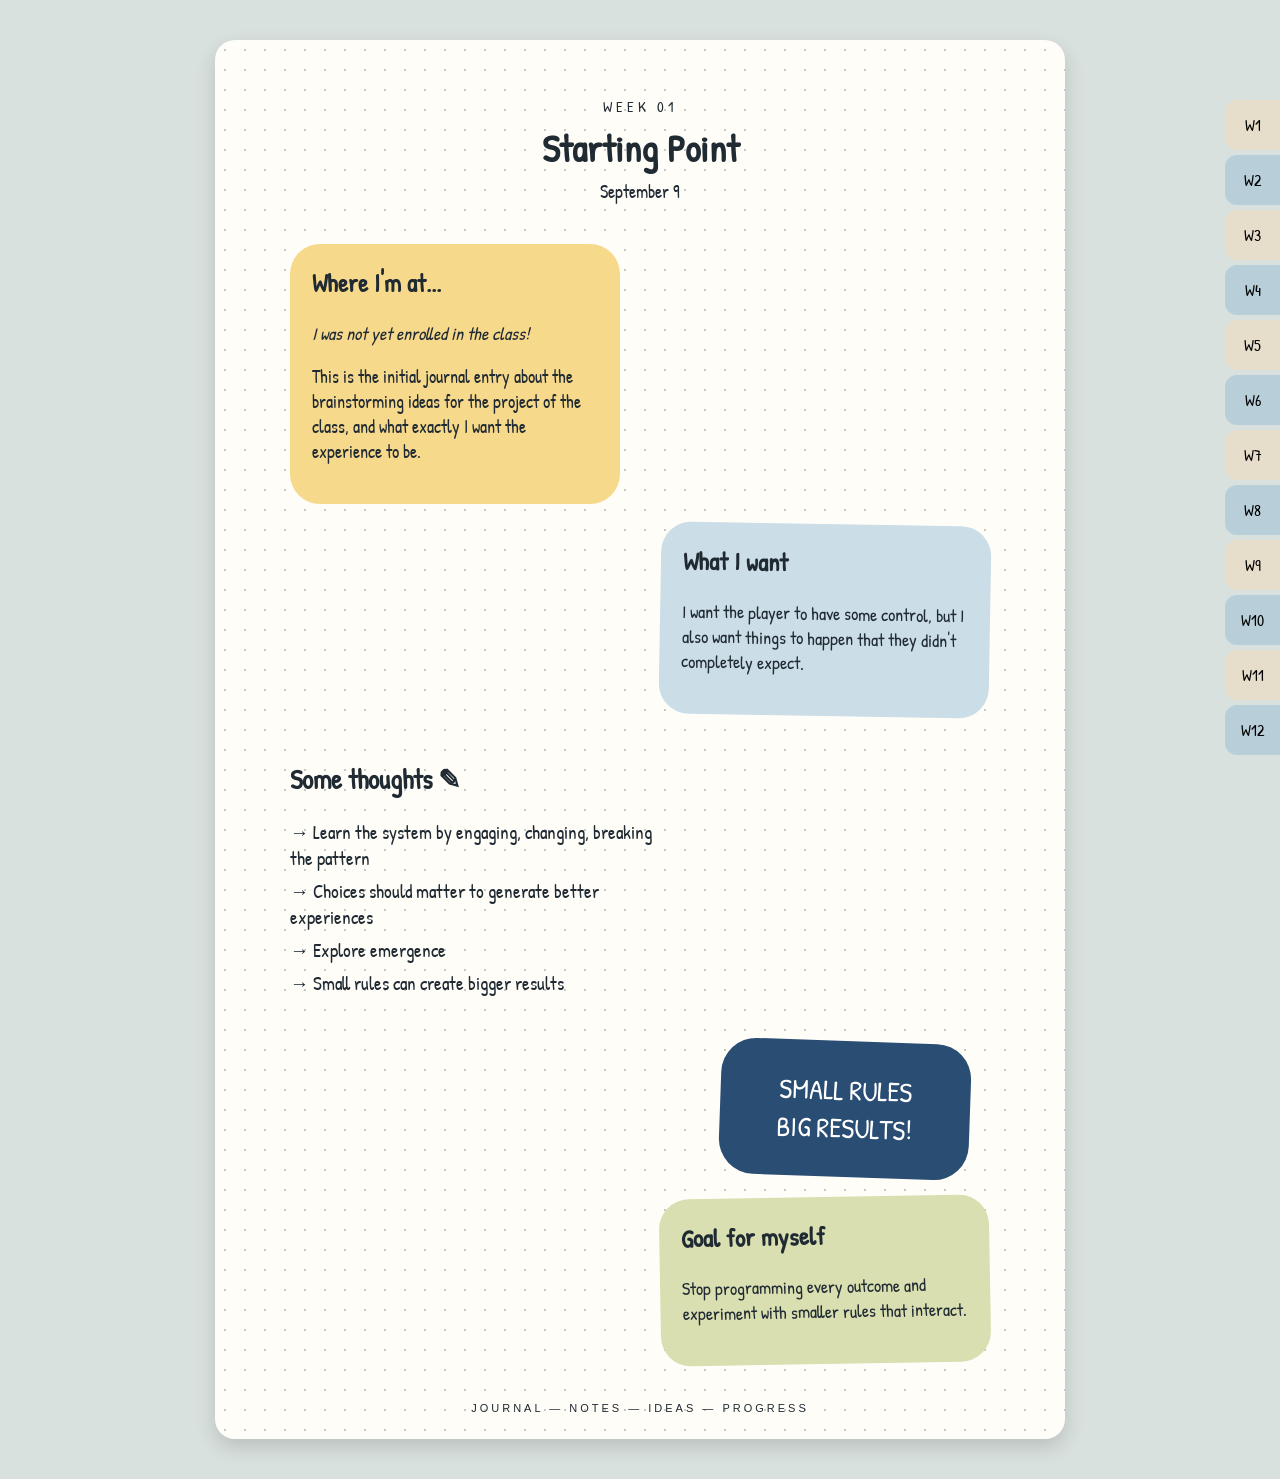
<file: Journal_Updates/Index.html>
<!DOCTYPE html>
<html lang="en">

<head>
  <meta charset="UTF-8">
  <title>CART 353 Journal</title>
  <link rel="stylesheet" href="style.css">
</head>

<body>

  <main>

    <!-- WEEK 1 -->
    <section class="week active" id="week1">

      <div class="page-title">
        <span>WEEK 01</span>
        <h1>Starting Point</h1>
        <p>September 9</p>
      </div>

      <div class="card yellow">
        <h2>Where I'm at...</h2>

        <p><em>I was not yet enrolled in the class!</em></p>

        <p>
          This is the initial journal entry about the brainstorming ideas for the project of the class, and what exactly I want the experience to be. 
        </p>
      </div>

      <div class="card blue">
        <h2>What I want</h2>

        <p>
          I want the player to have some control, but I also
          want things to happen that they didn't completely expect.
        </p>
      </div>

      <div class="notes">
        <h2>Some thoughts ✎</h2>

        <p>→ Learn the system by engaging, changing, breaking the pattern</p>
        <p>→ Choices should matter to generate better experiences</p>
        <p>→ Explore emergence</p>
        <p>→ Small rules can create bigger results</p>
      </div>

      <div class="quote">
        SMALL RULES
        <br>
        BIG RESULTS!
      </div>

      <div class="card green">
        <h2>Goal for myself</h2>

        <p>
          Stop programming every outcome and experiment
          with smaller rules that interact.
        </p>
      </div>

      <div class="bottom-text">
        JOURNAL — NOTES — IDEAS — PROGRESS
      </div>

    </section>


    <!-- WEEK 2 -->
    <section class="week" id="week2">

    <div class="page-title">
        <span>WEEK 02</span>
        <h1>Emergence + Physics</h1>
        <p>September 16</p>
    </div>

    <div class="card blue">
        <h2>Class notes ✎</h2>

        <p>
        This week we talked about emergent storytelling
        and basic game physics.
        </p>
    </div>

    <div class="notes">
        <h2>Basic Game Physics</h2>

        <p>→ Euler method: position + velocity</p>
        <p>→ Circle-point collision</p>
        <p>→ Grid collision is useful for pixel games</p>
        <p>→ Vectors can help calculate movement</p>
        <p>→ Sine waves create oscillation</p>
        <p>→ Ragdolls are affected by physics</p>
        <p>→ Change in velocity = acceleration</p>
    </div>

    <div class="quote">
        SIMPLE RULES
        <br>
        CAN CREATE
        <br>
        COMPLEX MOVEMENT
    </div>

    <div class="card yellow">
        <h2>GitHub setup ✓</h2>

        <p>
        We also created and set up our GitHub
        repository for the class.
        </p>
    </div>

    <div class="small-writing">
        <h2>What I took from this</h2>

        <p>
        Even simple physics rules can create behavior
        without having to control every movement.
        </p>
    </div>

    <div class="bottom-text">
        JOURNAL — NOTES — IDEAS — PROGRESS
    </div>

    </section>


    <!-- WEEK 3 -->
    <section class="week" id="week3">

    <div class="page-title">
        <span>WEEK 03</span>
        <h1>Interactive Narratives</h1>
        <p>September 23</p>
    </div>

    <div class="card yellow">
        <h2>Presentation day!</h2>

        <p>
        This week I presented about interactive
        storytelling and how the player can become
        part of the story.
        </p>
    </div>

        <div class="presentation">
    <div class="tape"></div>

    <p class="file-icon">▤</p>

    <div>
        <h2>Interactive Narratives</h2>
        <p>Class Presentation</p>

        <a href="Presentations/Interactive_Storytelling_Presentation.pdf" target="_blank">
        View presentation →
        </a>
    </div>
    </div>

    <div class="small-writing">
        <h2>Connection to emergence</h2>

        <p>
        A story doesn't always have to be completely
        written beforehand.
        </p>

        <p>
        Rules and player choices can interact and
        create different situations.
        </p>
    </div>

    <div class="card green">
        <h2>The Sims</h2>

        <p>
        We talked about The Sims as an example.
        The game gives characters rules and needs,
        but their interactions can create unexpected
        situations and stories.
        </p>
    </div>

    <div class="flow-note">
        <p>simple rules</p>
        <span>↓</span>
        <p>player choices</p>
        <span>↓</span>
        <p>interactions</p>
        <span>↓</span>
        <strong>unexpected stories!</strong>
    </div>

    <div class="quote">
        THE SYSTEM
        <br>
        CAN HELP
        <br>
        TELL THE STORY
    </div>

    <div class="bottom-text">
        JOURNAL — NOTES — IDEAS — PROGRESS
    </div>

    </section>

    <!-- WEEK 4 -->
    <section class="week" id="week4">

    <div class="page-title">
        <span>WEEK 04</span>
        <h1>Tiny Café Proposal ☕</h1>
        <p>September 30</p>
    </div>

    <div class="card yellow">
        <h2>Proposal day!</h2>

        <p>
        This week I presented my proposal for
        the tiny café project.
        </p>
    </div>

    <div class="card blue">
        <h2>The idea</h2>

        <p>
        Instead of making a traditional serving game,
        the player sets up the café and then watches
        how the customers behave.
        </p>
    </div>

    <div class="notes">
        <h2>Things that could affect customers</h2>

        <p>☕ Waiting time</p>
        <p>♫ Noise</p>
        <p>▣ Seating</p>
        <p>⌁ Wi-Fi</p>
        <p>☺ Other customers</p>
    </div>

        <div class="presentation">
    <div class="tape"></div>

    <p class="file-icon">▤</p>

    <div>
        <h2>Tiny Café Proposal</h2>
        <p>Project Presentation</p>

        <a href="Presentations/MaiaArrais_Project_Proposal.pdf" target="_blank">
        View presentation →
        </a>
    </div>
    </div>

    <div class="cafe-loop">
        <span>SET UP</span>
        <b>→</b>
        <span>OPEN</span>
        <b>→</b>
        <span>OBSERVE</span>
        <b>→</b>
        <span>ADJUST</span>
    </div>

    <div class="card green">
        <h2>Main goal</h2>

        <p>
        I don't want the player to control every
        customer. I want the customers to react
        to the café and to each other.
        </p>
    </div>

    <div class="quote">
        BUILD IT
        <br>
        THEN WATCH
        <br>
        WHAT HAPPENS!
    </div>

    <div class="bottom-text">
        JOURNAL — NOTES — IDEAS — PROGRESS
    </div>

    </section>

  </main>


  <nav class="tabs">
    <button onclick="showWeek(1)">W1</button>
    <button onclick="showWeek(2)">W2</button>
    <button onclick="showWeek(3)">W3</button>
    <button onclick="showWeek(4)">W4</button>
    <button onclick="showWeek(5)">W5</button>
    <button onclick="showWeek(6)">W6</button>
    <button onclick="showWeek(7)">W7</button>
    <button onclick="showWeek(8)">W8</button>
    <button onclick="showWeek(9)">W9</button>
    <button onclick="showWeek(10)">W10</button>
    <button onclick="showWeek(11)">W11</button>
    <button onclick="showWeek(12)">W12</button>
  </nav>


  <script src="script.js"></script>

</body>
</html>
</file>
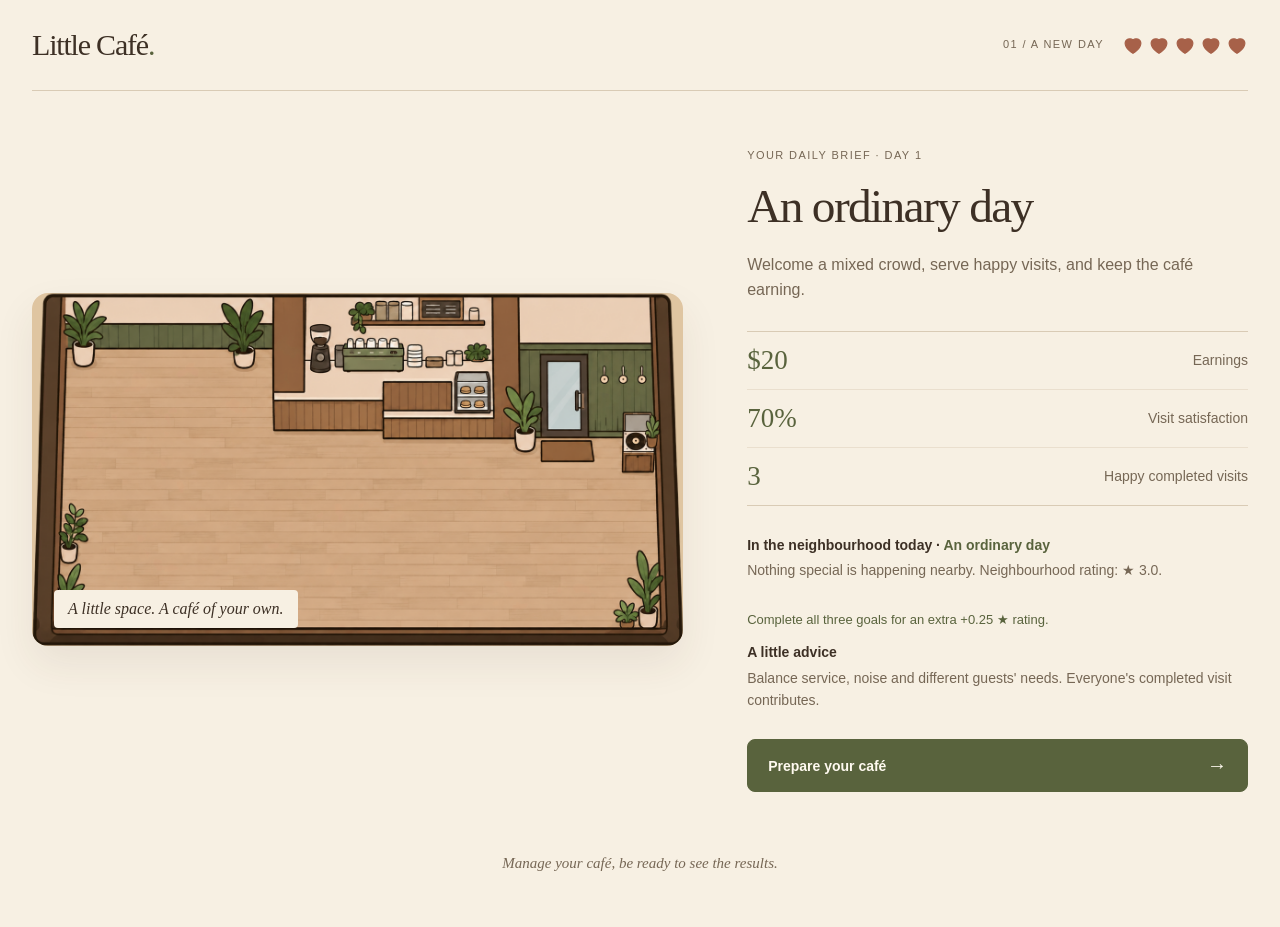
<file: Tiny Café Game/index.html>
<!DOCTYPE html>
<html lang="en">
<head>
  <meta charset="UTF-8">
  <meta name="viewport" content="width=device-width, initial-scale=1.0">
  <title>Little Café</title>
  <link rel="stylesheet" href="style.css">
</head>
<body>
  <section id="scenario" class="screen active" aria-labelledby="missionTitle">
    <header class="page-header">
      <span class="wordmark">Little Café<span class="wordmark-dot">.</span></span>
      <div class="header-status"><span class="step-label">01 / A new day</span><div id="scenarioLives" class="life-meter" role="img" aria-label="5 of 5 lives remaining"></div></div>
    </header>
    <main class="briefing-layout">
      <div class="welcome-art">
        <img src="assets/scene.png" alt="A warm wooden café with an olive green counter and leafy plants.">
        <span class="art-caption">A little space. A café of your own.</span>
      </div>
      <div class="briefing-paper">
        <p class="eyebrow">Your daily brief · Day <span id="missionDay">1</span></p>
        <h1 id="missionTitle">A new day at the café</h1>
        <p id="missionDescription" class="intro"></p>
        <ul id="missionGoals" class="mission-goals" aria-label="Today's goals"></ul>
        <p class="hint"><span>In the neighbourhood today · <b id="trendTitle"></b></span><span id="trendText"></span></p>
        <p class="mission-reward">Complete all three goals for an extra +0.25 ★ rating.</p>
        <p class="hint"><span>A little advice</span><span id="missionHint"></span></p>
        <button class="primary" onclick="showScreen('setup')">Prepare your café <span aria-hidden="true">→</span></button>
      </div>
    </main>
    <p class="page-note">Manage your café, be ready to see the results.</p>
  </section>

  <section id="setup" class="screen" aria-labelledby="setupTitle">
    <header class="page-header">
      <span class="wordmark">Little Café<span class="wordmark-dot">.</span></span>
      <div class="header-status"><span class="step-label">02 / Before opening · Day <span id="setupDay">1</span></span><div id="setupLives" class="life-meter" role="img" aria-label="5 of 5 lives remaining"></div></div>
    </header>
    <div class="setup-heading">
      <div><h1 id="setupTitle">Make room for a good day.</h1></div>
      <div class="budget-total"><span>Available to spend</span><strong>$<span id="budget">150</span></strong></div>
    </div>
    <section class="setup-mission" aria-labelledby="setupMissionName">
      <div>
        <p class="eyebrow">In the neighbourhood today</p>
        <div class="section-heading"><h2 id="setupMissionName">Today's mission</h2><button class="text-button" onclick="showScreen('scenario')">Daily brief</button></div>
        <p id="setupTrendText" class="mission-event-text"></p>
      </div>
      <div><div id="setupMissionGoals" class="setup-mission-goals"></div><p class="mission-reward">Meet today’s three goals: +0.25 ★ rating.</p></div>
    </section>
    <main class="setup-body">
      <div class="setup-preview">
        <canvas id="setupCanvas" width="1000" height="542" aria-label="Live preview of your café and its furniture"></canvas>
        <div class="preview-legend">
          <span>Click a table price tag to add seating</span><span hidden><b id="previewTables"></b><b id="previewWifi"></b><b id="previewSound"></b></span>
        </div>
        <section class="shop-catalogue" aria-labelledby="shopTitle">
          <div class="section-heading"><h2 id="shopTitle">Make it yours</h2><small>Click an item to buy</small></div>
          <div class="shop shop-grid">
            <button class="shop-card" data-upgrade="tables" data-cost="40" onclick="buyUpgrade('tables', 40)" aria-label="Buy an extra table for 40 dollars" title="More seats; more demand on your staff.">
              <span class="shop-card-art"><canvas id="shopTableCanvas" width="240" height="164" aria-hidden="true"></canvas></span>
              <span class="shop-card-caption"><span class="shop-card-name">Table</span><span id="tablesPrice" class="shop-card-price">$40</span></span>
              <span class="shop-card-detail"><span id="tables">3</span>/6 tables · <span id="shopTableSeats">2 seats next</span></span>
            </button>
            <button class="shop-card" data-upgrade="wifi" data-cost="50" onclick="buyUpgrade('wifi', 50)" aria-label="Upgrade Wi-Fi for 50 dollars" title="Attracts students; longer visits and a greater chance of a second drink.">
              <span class="shop-card-art"><img src="assets/shop-wifi.svg" alt="" aria-hidden="true"></span>
              <span class="shop-card-caption"><span class="shop-card-name">Wi-Fi</span><span id="wifiPrice" class="shop-card-price">$50</span></span>
              <span class="shop-card-detail">Level <span id="wifi">0</span>/3 · longer visits</span>
            </button>
            <button class="shop-card" data-upgrade="sound" data-cost="45" onclick="buyUpgrade('sound', 45)" aria-label="Buy sound panels for 45 dollars" title="Reduces distraction, but also dampens the buzz between social guests.">
              <span class="shop-card-art"><img src="assets/shop-acoustics.svg" alt="" aria-hidden="true"></span>
              <span class="shop-card-caption"><span class="shop-card-name">Acoustics</span><span id="soundPrice" class="shop-card-price">$45</span></span>
              <span class="shop-card-detail">Level <span id="sound">0</span>/3 · a quieter room</span>
            </button>
            <button id="hireButton" class="shop-card" onclick="hireStaff()" aria-label="Hire a barista for 60 dollars" title="Another pair of hands for the counter or floor.">
              <span class="shop-card-art"><canvas id="shopBaristaCanvas" width="240" height="164" aria-hidden="true"></canvas></span>
              <span class="shop-card-caption"><span id="shopBaristaName" class="shop-card-name">Hire Rue</span><span id="staffPrice" class="shop-card-price">$60</span></span>
              <span class="shop-card-detail"><span id="staffCount">1</span>/3 staff · <span id="shopBaristaTraits">careful, precise, warm</span></span>
            </button>
          </div>
        </section>
      </div>
      <aside class="setup-sidebar" aria-label="Shop and café settings">
        <div class="setup-settings">
          <h2>Today’s atmosphere</h2>
          <label for="price">Coffee price <strong>$<span id="priceValue">5</span></strong></label>
          <input type="range" id="price" min="3" max="8" value="5">
          <details class="shop-demand"><summary>Who will this price attract?</summary><div id="priceImpact" class="price-outlook" aria-label="Estimated usual-menu espresso demand by customer type"></div><p class="tradeoff-note">Students pay $1 less.</p></details>
          <label for="music">Music volume <strong><span id="musicValue">3</span>/10</strong></label>
          <input type="range" id="music" min="0" max="10" value="3">
        </div>
        <details class="shop-prep">
          <summary><span>Supplies</span><small id="shopStockSummary"></small></summary>
          <div class="counter-prep"><div id="setupSupplies"></div><p class="muted">Unused supplies carry over.</p></div>
        </details>
        <details class="shop-prep">
          <summary><span>Today’s special</span><small id="shopSpecialSummary">Usual menu</small></summary>
          <div class="counter-prep">
          <label for="specialKind">Offer</label><select id="specialKind" onchange="setDailySpecial()"><option value="none">Usual menu only</option><option value="quick">Express espresso</option><option value="pastry">Coffee + pastry</option></select>
          <div class="special-fields"><label for="specialPrice">Price ($)<input id="specialPrice" type="number" min="2" max="12" step="1" value="4" onchange="setDailySpecial()"></label><label for="specialLimit">Quantity<input id="specialLimit" type="number" min="1" max="10" step="1" value="5" onchange="setDailySpecial()"></label></div>
          <p id="specialDescription" class="muted"></p>
          </div>
        </details>
        <footer class="setup-actions">
          <p id="message" role="status"></p>
          <button class="primary" onclick="startDay()">Open the doors <span aria-hidden="true">→</span></button>
        </footer>
      </aside>
    </main>
  </section>

  <section id="play" class="screen" aria-label="Café gameplay">
    <div class="game-layout">
      <header class="game-header">
        <div class="game-heading"><span class="wordmark">Little Café<span class="wordmark-dot">.</span></span><p id="activeMission"></p><p id="phaseLine"><b id="phaseName"></b> · <span id="trendName"></span></p></div>
        <div class="game-header-right"><div id="playLives" class="life-meter" role="img" aria-label="5 of 5 lives remaining"></div>
        <div class="game-stats" aria-label="Today's progress">
          <div class="time-stat"><span>Time left</span><strong><span id="time">60</span><small>s</small></strong></div>
          <div><span>Earnings</span><strong>$<span id="sales">0</span><small> / $<span id="salesGoal">20</span></small></strong></div>
          <div><span id="happyLabel">Happy visits</span><strong><span id="happy">0</span><small> / <span id="happyGoal">3</span></small></strong></div>
        </div>
        </div>
      </header>
      <div class="manager-toolbar">
        <button id="pauseButton" onclick="togglePause()">⏸ Pause</button>
        <label>Pace <select id="speedControl" onchange="gameSpeed = Number(this.value)"><option value="0.65">Slow</option><option value="1">Normal</option></select></label>
        <button id="missionProgressButton" onclick="openFocus('mission')">☕ Mission 0/3</button>
        <button id="counterStatus" onclick="openFocus('machine')">Counter supplies & tray</button>
        <button id="roomStatus" onclick="openFocus('noise')" aria-label="Manage room noise" aria-controls="noiseControls">♫ <span id="liveNoiseLabel">Quiet</span></button>
      </div>
      <div id="managerWork" class="manager-work" hidden><span id="managerTaskName"></span><progress id="managerTaskProgress" value="0" max="100" aria-label="Your task progress"></progress></div>
      <div class="room-workspace">
        <main id="cafeArea" class="cafe-area">
          <div id="sceneStage" class="scene-stage">
            <canvas id="cafeCanvas" width="1000" height="542" aria-label="Drag a guest to another table to move their whole party. Click guests or tables for actions, or the machine for drink orders."></canvas>
            <div id="seatingPreviewTip" class="seating-preview-tip" hidden role="status" aria-live="polite"></div>
            <section id="problemPopover" class="problem-popover" hidden aria-labelledby="problemPopoverTitle"></section>
            <div id="carryingBanner" class="carrying-banner" role="status" hidden></div>
            <section id="sceneActionPanel" class="service-dock scene-action-panel" hidden aria-labelledby="orderStatus">
              <div class="scene-panel-heading"><div class="service-instruction"><strong id="orderStatus">Select a guest, table, or request</strong><p id="serviceHelp">Staff handle orders and delivery. You manage the room.</p></div><button class="scene-panel-close" onclick="openFocus('none')" aria-label="Close actions">×</button></div>
              <div id="focusControls" class="focus-controls"></div>
              <section id="noiseControls" class="noise-controls" hidden aria-label="Noise management">
                <div class="noise-total"><span>Room noise</span><strong id="noiseTotal">0</strong></div>
                <details class="noise-sources"><summary>Noise sources</summary><dl class="noise-breakdown"><div><dt>Music</dt><dd id="noiseMusic">0</dd></div><div><dt>Conversations</dt><dd id="noiseConversation">0</dd></div><div><dt>Crowd</dt><dd id="noiseCrowd">0</dd></div><div><dt>Live music</dt><dd id="noiseLive">0</dd></div><div><dt>Neighbourhood</dt><dd id="noiseNeighbourhood">0</dd></div><div><dt>Sound panels</dt><dd id="noisePanels">0</dd></div></dl></details>
                <div class="music-control"><label for="liveMusic">♫ Music</label><input type="range" id="liveMusic" min="0" max="10" value="3"><output id="liveMusicValue" for="liveMusic">3</output></div>
                <div class="noise-option"><label for="quietTableSelect">Quiet table</label><select id="quietTableSelect" onchange="setQuietTable(this.value)"><option value="">No quiet table</option></select><p>Less noise and distraction. Social guests lose buzz and mood here.</p></div>
                <button id="noiseEndLive" onclick="stopPerformance()" hidden>End live music · no tips</button>
                <div id="noisePartyActions" class="noise-party-actions" aria-label="Ask a party for quiet"></div>
                <div class="noise-option"><button id="walkInHoldButton" onclick="toggleWalkIns()">Pause new walk-ins · 12s</button><p>Gives the room time to settle. Waiting guests and bookings continue; fewer potential sales.</p></div>
              </section>
              <div id="customerControls" class="customer-controls" hidden>
                <div class="customer-summary"><span id="selectedCustomer">None</span><label for="selectedPatience" id="patienceLabel">Patience</label><progress id="selectedPatience" max="100" value="100">100%</progress></div>
                <div id="partyOrderList" class="party-orders" aria-label="Party drink orders"></div>
                <div class="table-actions main-actions">
                  <button id="helpDrinkButton" onclick="helpSelectedDrink()">☕ Help deliver</button>
                  <button id="priorityButton" onclick="customerAction('priority')">↑ Prioritize</button>
                  <button id="waterButton" onclick="offerWater()">💧 Water · $2</button>
                  <button id="calmButton" onclick="customerAction('calm')">🤫 Ask for quiet</button>
                </div>
                <span id="waterStatus" class="water-status" role="status"></span>
                <p id="customerIssue"></p>
                <details class="more-actions"><summary>Other actions & keyboard move</summary><div class="table-actions">
                  <label>Move party to <select id="moveTable"></select></label><button id="moveButton" onclick="moveSelectedParty()">Move · mood −4 each</button>
                  <button id="refundButton" onclick="customerAction('refund')">Refund · $3 / mood +25</button><button id="finishButton" onclick="customerAction('finish')">Finish visit · mood −8 each</button>
                </div></details>
              </div>
            </section>
          </div>
          <p id="dragHint" class="drag-hint" role="status" hidden></p>
          <div id="roomInsights" class="room-insights" aria-label="Live table relationships"></div>
          <div class="visual-legend compact-legend" aria-label="Room status key">
            <span title="Drag a guest to move their party">↔ Move</span>
            <span title="A filling cup shows brewing progress">☕ Brewing</span>
            <span title="A check marks a drink ready for delivery">✓ Ready</span>
            <span title="Patience rings appear for selected guests or urgent waits">◔ Patience</span>
            <span class="company-key" title="Olive connections show helpful company">+ Company</span>
            <span class="distraction-key" title="Rust warnings show a problem or distraction">! Needs help</span>
          </div>
          <div class="staff-row" id="staffRow" aria-label="Staff"></div>
        </main>
        <aside class="attention-panel" aria-label="Needs attention">
          <h2>Needs attention</h2>
          <section id="seatingPlanner" class="seating-planner" hidden aria-labelledby="seatingPlannerTitle">
            <button class="text-button" onclick="openFocus('none')">← Back to the waiting list</button>
            <h3 id="seatingPlannerTitle">Seating forecast</h3>
            <div id="seatingOptions"></div>
          </section>
          <section class="waiting-room" aria-label="Waiting parties"><h3>🚪 At the door</h3><div id="waitingList"></div></section>
          <section class="inbox" aria-labelledby="inboxTitle"><h3 id="inboxTitle">💬 Requests <small id="inboxCount"></small></h3><div id="inboxList"></div></section>
          <section class="board" aria-labelledby="boardTitle"><h3 id="boardTitle">🔖 Bookings</h3><div id="boardList"></div></section>
          <section aria-label="Problems to handle"><h3>On the floor</h3><div id="problemList"></div></section>
          <section aria-label="Customer concerns"><h3>⚑ In the room</h3><div id="concernList"></div></section>
        </aside>
      </div>
      <p id="actionFeedback" class="action-feedback" role="status" aria-live="polite">Choose a waiting group to seat them.</p>
      <footer class="game-footer">

        <button class="text-button" onclick="endDay()">Close early</button>
      </footer>
      <div class="game-drawers"><details><summary>Room overview</summary><div id="roomOverview" class="table-actions" aria-label="Select a table"></div></details>
        <details id="dayDetails"><summary>Day details</summary><div class="identity-bar"><span>Café identity</span><div class="identity-track"><i id="id-student" style="background:#90a8bb">Students</i><i id="id-social" style="background:#d99c88">Social</i><i id="id-regular" style="background:#d6b274">Regulars</i></div></div><div class="detail-stats">
          <div><span>Orders served</span><strong id="served">0</strong></div>
          <div><span>Turned away</span><strong id="turnedAway">0</strong></div>
          <div><span>Noise level</span><strong id="noise">0</strong></div>
          <div><span id="liveSatisfactionLabel">Visit satisfaction</span><strong><span id="liveSatisfaction">0</span>% <small>/ <span id="satisfactionGoal">70</span>%</small></strong></div>
        </div><p class="muted">Happy visits and satisfaction count when customers finish their visit. Water costs are included in earnings.</p></details>
        <details id="eventHistory"><summary>Event history</summary><p id="gameMessage">The doors are open.</p><div id="eventLog"></div></details>
        <details><summary>How to play</summary><p>Read the neighbourhood event before opening each day. Exam week and rainy days set study goals; a street festival sets social buzz goals. Other days call for a balanced café. The same event shapes the arriving crowd and today’s mission. Study comfort follows students’ time with low noise, little distraction and no connection problems. Social buzz follows social guests’ time chatting with their group, enjoying nearby social company or live music at a comfortable lively volume. Focused missions count happy visits from that crowd. Complete all three goals for an extra 0.25 stars alongside guest reviews, capped at five. Your five heart icons are lives. Meet all three mission goals to restore one. Miss two or three goals to lose one; missing just one leaves lives unchanged. At zero, choose one keepsake and restart on Day 1.</p><p>Room symbols: brief hearts or study marks show helpful neighbours; exclamation marks show distraction. Bright connections and signed mood segments appear when an effect starts, then fade. Hover or focus a seating option to preview a named consequence. Small filling cups show brewing; checks mark ready drinks. Patience rings appear when a guest is selected or needs attention. Olive links mean good company; rust links mean distraction. Warm floor shading indicates noise. Bookmarks mark reserved tables. A ring and countdown beside a warning show cleaning or repair progress.</p><p>Choose a waiting group, then a highlighted table or a table button. Drag any seated guest to a highlighted table to move their whole party. Time is held while dragging; release outside a table or press Escape to cancel. Moving costs 4 mood per guest, keeps their drinks, and leaves the old table dirty. You can also move parties using the menu under Other actions. Staff walk around furniture to take orders, collect drinks, deliver them, and clean tables. Task timers for repairs begin when the assigned person arrives. The machine brews automatically when supplies are available. Use Rest on a barista’s card for a 10-second break that recovers up to 40 energy. Resting staff stop taking orders, delivering and cleaning; fatigue below 60% increases mistakes. Energy is spent on completed work. Breaks also clear a grumpy mood. Hover or select a table to see its occupancy. Click guests to see their party’s drinks and relevant actions. The machine opens the counter: use Supplies to restock, Tray to load or deliver, Special to manage the offer, and Orders to see named drinks. Pick up a ready order to highlight its recipient, then click that guest or Deliver. Your tray holds up to three drinks. Load it at the counter, then click a highlighted table or its Serve button to deliver that table's drinks. Staff leave carried drinks alone. Cups, milk and pastries are finite: restock at the counter or pay extra for delivery. Specials change arrivals and visit length. Student visits last at most 20 seconds after their first drink. Content students may ask for one more tea or espresso; Wi-Fi makes this more likely. Follow-up drinks keep the original departure time. Click a spill or warning marker to handle it yourself or delegate. Your physical tasks take time, while seating and decisions remain available. Unfinished supply orders are refunded at closing. A $2 water jug refills patience for the waiting guests at that table, once per guest. Larger parties get extra waiting time; their first delivery gives friends still waiting a short grace period. Staff carry up to three ready drinks to the same table per trip, and first drinks take priority over optional refills unless you explicitly prioritize another order. Water is unavailable while you are doing a physical task; asking a social party for quiet reduces noise for 12 seconds. Open the noise button above the room to adjust music, quiet individual parties, choose one quiet table, or pause new walk-ins for 12 seconds. A quiet table reduces local noise by 4 and dampens distraction, but social guests lose their buzz and 1.2 mood per second there. Door holds have a 30-second cooldown and do not stop existing waiting guests or bookings. Bookings and requests open here too. Pause freezes timers while you decide.</p></details>
      </div>
    </div>
  </section>

  <section id="results" class="screen" aria-labelledby="resultTitle">
    <header class="page-header"><span class="wordmark">Little Café<span class="wordmark-dot">.</span></span><div class="header-status"><span class="step-label">04 / After closing</span><div id="resultLives" class="life-meter" role="img" aria-label="5 of 5 lives remaining"></div></div>
    </header>
    <main class="receipt">
      <p class="eyebrow">Little Café · Daily receipt</p>
      <h1 id="resultTitle">Day complete</h1>
      <p id="resultMessage" class="muted"></p>
      <div id="resultGoals" class="result-goals"></div>
      <p id="missionRatingReward" class="mission-rating-reward" hidden></p>
      <div class="receipt-total"><span>Money for your next day</span><strong>$<span id="resultMoney">0</span></strong></div>
      <section id="emergenceSummary" class="emergence-summary" hidden aria-labelledby="emergenceSummaryTitle">
        <h2 id="emergenceSummaryTitle">Moments that shaped the day</h2>
        <ul id="emergenceMoments"></ul>
      </section>
      <section class="reviews" aria-labelledby="reviewsTitle">
        <h2 id="reviewsTitle">What people said</h2>
        <p id="resultRating" class="muted"></p>
        <div id="resultReviews"></div>
      </section>
      <details class="receipt-details"><summary>A closer look at your day</summary>
        <h2>Customer visits</h2><p id="resultCustomers"></p>
        <h2>Your choices & their effects</h2><p id="resultEffects"></p>
        <h2>Your café's character</h2><p id="resultIdentity"></p>
        <h2>What happened, and why</h2><p id="resultStory"></p>
      </details>
      <button id="nextDayButton" class="primary" onclick="nextDay()">A new day <span aria-hidden="true">→</span></button>
    </main>
  </section>
  <section id="gameOver" class="screen" aria-labelledby="restartTitle">
    <header class="page-header"><span class="wordmark">Little Café<span class="wordmark-dot">.</span></span><div class="header-status"><span class="step-label">A new beginning</span><div id="restartLives" class="life-meter" role="img" aria-label="0 of 5 lives remaining"></div></div></header>
    <main class="restart-paper">
      <p class="eyebrow">Your next little café</p>
      <h1 id="restartTitle">A fresh start.</h1>
      <p>Choose one keepsake for Day 1.</p>
      <div id="keepsakeChoices" class="keepsake-choices" aria-label="Choose one keepsake and restart"></div>
      <p class="muted restart-note">Your new café starts with $150 and five lives. Choose an item to begin.</p>
      <button id="restartFresh" class="primary" onclick="restartWithKeepsake('none')" hidden>Begin again <span aria-hidden="true">→</span></button>
    </main>
  </section>
  <script src="script.js"></script>
</body>
</html>
</file>
<file: Journal_Updates/style.css>
@import url('https://fonts.googleapis.com/css2?family=Patrick+Hand&display=swap');

* {
  box-sizing: border-box;
}

body {
  margin: 0;
  background: #d9e1df;
  font-family: "Patrick Hand", cursive;
  color: #202a33;
}


/* JOURNAL PAGE */

main {
  padding: 40px;
}

.week {
  display: none;

  position: relative;

  width: 850px;
  min-height: 950px;

  margin: auto;
  padding: 55px;

  background-color: #fffdf8;

  /* dotted paper */
  background-image:
    radial-gradient(#c7c7c7 1px, transparent 1px);

  background-size: 20px 20px;

  border-radius: 20px;

  box-shadow: 0 8px 20px rgba(0, 0, 0, 0.15);
}

.week.active {
  display: block;
}


/* TITLE */

.page-title {
  text-align: center;
  margin-bottom: 40px;
}

.page-title span {
  letter-spacing: 4px;
  font-size: 15px;
}

.page-title h1 {
  font-size: 38px;
  margin: 5px;
}

.page-title p {
  margin: 0;
  font-size: 18px;
}


/* CARDS */

.card {
  width: 330px;

  padding: 22px;

  margin: 20px;

  border-radius: 30px;

  font-size: 18px;
}

.card h2 {
  margin-top: 0;
  font-size: 25px;
}

.yellow {
  background: #f7d98b;
}

.blue {
  background: #cbdde6;

  margin-left: auto;

  transform: rotate(1deg);
}

.green {
  background: #d9dfb0;

  margin-left: auto;

  transform: rotate(-1deg);
}


/* NORMAL NOTES */

.notes {
  width: 380px;

  margin: 45px 20px;

  font-size: 19px;
}

.notes h2 {
  font-size: 27px;
}

.notes p {
  margin: 7px 0;
}


/* DARK BLUE MESSAGE */

.quote {
  width: 250px;

  margin-left: auto;
  margin-right: 40px;

  padding: 30px;

  background: #294d73;
  color: white;

  border-radius: 35px;

  text-align: center;

  font-size: 28px;

  transform: rotate(2deg);
}


/* BOTTOM TEXT */

.bottom-text {
  position: absolute;

  bottom: 25px;
  left: 0;

  width: 100%;

  text-align: center;

  font-family: Arial, sans-serif;
  font-size: 11px;

  letter-spacing: 3px;
}


/* WEEK TABS */

.tabs {
  position: fixed;

  right: 0;
  top: 100px;

  display: flex;
  flex-direction: column;

  gap: 5px;
}

.tabs button {
  width: 55px;
  height: 50px;

  border: none;

  background: #e7ddcb;

  font-family: "Patrick Hand", cursive;
  font-size: 16px;

  border-radius: 12px 0 0 12px;

  cursor: pointer;
}

.tabs button:nth-child(even) {
  background: #b8ced8;
}

.tabs button:hover {
  background: #294d73;
  color: white;
}

.small-writing {
  width: 360px;
  margin: 35px 20px;
  font-size: 19px;
}

.small-writing h2 {
  font-size: 26px;
  margin-bottom: 5px;
}


/* WEEK 3 FLOW */

.flow-note {
  width: 250px;
  text-align: center;
  margin: 30px;
  font-size: 20px;
}

.flow-note p {
  margin: 3px;
}

.flow-note span {
  font-size: 25px;
}

.flow-note strong {
  font-size: 23px;
}


/* CAFE LOOP */

.cafe-loop {
  background: white;

  width: fit-content;
  margin: 40px auto;
  padding: 18px 25px;

  border: 2px dashed #294d73;
  border-radius: 20px;

  font-size: 19px;
}

.cafe-loop span {
  margin: 0 8px;
}

.cafe-loop b {
  color: #294d73;
}

/* PRESENTATION FILE */

.presentation {
  position: relative;

  display: flex;
  align-items: center;
  gap: 15px;

  width: 330px;
  padding: 20px;

  margin: 40px 20px;

  background: #f2eee5;

  border: 2px solid #294d73;
  border-radius: 12px;

  transform: rotate(-1deg);
}

.presentation h2 {
  margin: 0;
  font-size: 22px;
}

.presentation p {
  margin: 3px 0;
}

.presentation a {
  color: #294d73;
  font-size: 18px;
}

.file-icon {
  font-size: 40px;
}


/* little piece of tape */

.tape {
  position: absolute;

  width: 80px;
  height: 22px;

  top: -13px;
  left: 120px;

  background: #f7d98b;

  opacity: 0.8;

  transform: rotate(3deg);
}
</file>
<file: Tiny Café Game/style.css>
:root {
  --paper: #f7f0e3;
  --cream: #fffaf0;
  --ink: #3d3025;
  --muted: #766755;
  --olive: #59633d;
  --olive-light: #e5e7d7;
  --wood: #a7784e;
  --line: #d9cbb5;
  --water: #467080;
  --rust: #98573c;
  font-family: -apple-system, BlinkMacSystemFont, "Segoe UI", sans-serif;
  color: var(--ink);
  background: var(--paper);
  font-synthesis: none;
}

* {
  box-sizing: border-box;
}

body {
  margin: 0;
}

[hidden] {
  display: none !important;
}

button,
input {
  font: inherit;
}

button {
  border: 1px solid var(--line);
  border-radius: 8px;
  background: var(--cream);
  color: var(--ink);
  padding: 10px 16px;
  cursor: pointer;
  font-size: 14px;
  font-weight: 600;
  transition: background .15s;
}

button:hover:not(:disabled) {
  background: var(--olive-light);
}

button:disabled {
  opacity: .5;
  cursor: default;
}

button:focus-visible,
summary:focus-visible,
input:focus-visible {
  outline: 3px solid var(--wood);
  outline-offset: 4px;
}

.primary {
  background: var(--olive);
  color: var(--cream);
  border-color: var(--olive);
  display: flex;
  align-items: center;
  justify-content: space-between;
  gap: 30px;
  padding: 14px 20px;
}

.primary:hover:not(:disabled) {
  background: #454e2d;
}

.primary span {
  font-size: 20px;
  font-weight: 400;
}

h1,
h2,
h3,
.wordmark {
  font-family: Georgia, "Times New Roman", serif;
  font-weight: 400;
}

h1 {
  font-size: clamp(32px, 3.7vw, 52px);
  line-height: 1.08;
  margin: 0 0 20px;
  letter-spacing: -.035em;
}

h2 {
  font-size: 23px;
  margin: 0;
}

h3 {
  font-size: 19px;
  margin: 0 0 5px;
}

p {
  line-height: 1.6;
}

.screen {
  display: none;
  width: min(100% - 64px, 1320px);
  margin: 0 auto;
  padding-bottom: 40px;
}

.screen.active {
  display: block;
}

.page-header {
  display: flex;
  justify-content: space-between;
  align-items: center;
  gap: 20px;
  padding: 28px 0;
  border-bottom: 1px solid var(--line);
  margin-bottom: 38px;
}

.wordmark {
  font-size: 30px;
  letter-spacing: -.04em;
  white-space: nowrap;
}

.wordmark-dot {
  color: var(--olive);
}

.step-label,
.eyebrow {
  text-transform: uppercase;
  font-size: 11px;
  letter-spacing: .13em;
  color: var(--muted);
  line-height: 1.6;
}

.eyebrow {
  margin: 0 0 16px;
}

.muted,
small {
  color: var(--muted);
}

.briefing-layout {
  display: grid;
  grid-template-columns: 1.3fr 1fr;
  align-items: center;
  gap: clamp(30px, 5vw, 80px);
  min-height: 65vh;
}

.welcome-art {
  position: relative;
  aspect-ratio: 1416 / 767;
  overflow: hidden;
  border-radius: 16px;
  background: #dfc5a1;
  box-shadow: 0 18px 40px #49362615;
}

.welcome-art img {
  position: absolute;
  width: 102.26%;
  max-width: none;
  left: -1.27%;
  top: -20.73%;
}

.art-caption {
  position: absolute;
  bottom: 18px;
  left: 22px;
  right: 22px;
  font: italic 16px Georgia, serif;
  background: var(--paper);
  padding: 10px 14px;
  border-radius: 4px;
  width: fit-content;
}

.briefing-paper {
  padding: 18px 0;
}

.intro {
  color: var(--muted);
  font-size: 16px;
}

.setup-mission {
  display: grid;
  grid-template-columns: minmax(280px, 1fr) minmax(320px, 1.3fr);
  align-items: center;
  gap: 24px;
  margin-bottom: 24px;
  padding: 18px 22px;
  border: 1px solid var(--line);
  border-radius: 12px;
  background: var(--cream);
}

.mission-event-text {
  color: var(--muted);
  font-size: 13px;
  line-height: 1.5;
  margin: 10px 0 0;
}

.setup-mission-goals {
  display: grid;
  grid-template-columns: repeat(3, minmax(0, 1fr));
  gap: 12px;
}

.setup-mission-goals > span {
  display: grid;
  gap: 4px;
  color: var(--muted);
  font-size: 12px;
}

.setup-mission-goals strong {
  color: var(--olive);
  font: 25px Georgia, serif;
}

.mission-reward {
  margin: 12px 0;
  color: var(--olive);
  font-size: 13px;
  line-height: 1.5;
}

.setup-mission .mission-reward {
  margin-bottom: 0;
}

.live-mission-goals {
  display: grid;
  gap: 16px;
  margin-top: 8px;
}

.live-mission-goal > div {
  display: flex;
  justify-content: space-between;
  gap: 12px;
  margin-bottom: 6px;
  font-size: 13px;
}

.live-mission-goal progress {
  width: 100%;
  height: 8px;
  accent-color: var(--olive);
}

.mission-measure-note {
  color: var(--muted);
  font-size: 12px;
  line-height: 1.5;
}

@media (max-width: 760px) {
  .setup-mission {
    grid-template-columns: 1fr;
    gap: 18px;
    padding: 16px;
  }
}

.mission-goals {
  list-style: none;
  padding: 0;
  margin: 28px 0;
  border-block: 1px solid var(--line);
}

.mission-goals li {
  display: flex;
  justify-content: space-between;
  gap: 20px;
  align-items: center;
  padding: 13px 0;
}

.mission-goals li + li {
  border-top: 1px solid #d9cbb575;
}

.mission-goals strong {
  font: 27px Georgia, serif;
  color: var(--olive);
}

.mission-goals span {
  font-size: 14px;
  color: var(--muted);
}

.hint {
  margin: 0 0 28px;
  color: var(--muted);
  font-size: 14px;
}

.hint > span:first-child {
  display: block;
  color: var(--ink);
  font-weight: 600;
  margin-bottom: 3px;
}

.briefing-paper > button {
  width: 100%;
}

.page-note {
  color: var(--muted);
  font: italic 15px Georgia, serif;
  text-align: center;
  margin-top: 45px;
}

/* Prepare: let the artwork breathe beside a short, readable shopping list. */

.setup-heading {
  display: flex;
  justify-content: space-between;
  gap: 20px;
  align-items: center;
  margin-bottom: 25px;
}

.setup-heading .eyebrow {
  margin-bottom: 8px;
}

.setup-heading h1 {
  margin: 0;
}

.budget-total {
  text-align: right;
}

.budget-total > span {
  color: var(--muted);
  font-size: 12px;
  display: block;
}

.budget-total > strong {
  font: 38px Georgia, serif;
  color: var(--olive);
}

.setup-body {
  display: grid;
  grid-template-columns: minmax(0, 1.9fr) minmax(285px, 1fr);
  gap: 36px;
  align-items: start;
}

canvas {
  display: block;
  width: 100%;
  aspect-ratio: 1000 / 542;
  object-fit: contain;
}

#setupCanvas,
#cafeCanvas {
  border-radius: 12px;
  background: #dfc5a1;
}

#setupCanvas {
  height: auto;
  margin-top: 6px;
}

.preview-legend {
  display: flex;
  gap: 22px;
  flex-wrap: wrap;
  font-size: 12px;
  color: var(--muted);
  padding: 17px 0;
  border-bottom: 1px solid var(--line);
}

.preview-legend b {
  color: var(--ink);
  font-weight: 600;
}

.prediction-box {
  max-width: 650px;
  padding-top: 23px;
}

.prediction-box h2 {
  font-size: 21px;
}

.prediction-box p {
  font-size: 14px;
  color: var(--muted);
  margin: 8px 0 0;
}

.setup-sidebar {
  padding: 5px 0 0 25px;
  border-left: 1px solid var(--line);
}

.section-heading {
  display: flex;
  justify-content: space-between;
  align-items: baseline;
  gap: 10px;
}

.section-heading h2 {
  font-size: 22px;
}

.section-heading small {
  font-size: 11px;
  white-space: nowrap;
}

.item {
  display: flex;
  justify-content: space-between;
  align-items: center;
  gap: 16px;
  border-bottom: 1px solid var(--line);
  padding: 18px 0;
}

.item p {
  margin: 0 0 4px;
  color: var(--muted);
  font-size: 12px;
}

.item small {
  font-size: 11px;
}

.item button {
  min-width: 60px;
  color: var(--olive);
}

.setup-settings {
  margin-top: 26px;
}

.setup-settings h2 {
  font-size: 22px;
  margin-bottom: 18px;
}

.setup-settings label {
  display: flex;
  justify-content: space-between;
  font-size: 13px;
  margin-top: 16px;
}

.setup-settings label strong {
  color: var(--olive);
  font-weight: 600;
}

input[type="range"] {
  accent-color: var(--olive);
  cursor: pointer;
  height: 24px;
  margin: 8px 0 0;
}

.setup-settings input {
  width: 100%;
}

.setup-actions {
  margin-top: 18px;
}

.setup-actions p {
  min-height: 22px;
  font-size: 12px;
  color: var(--muted);
  margin: 0 0 12px;
}

.setup-actions button {
  width: 100%;
}

/* Open: one uninterrupted room, a slim header, and contextual controls below. */

#play {
  width: min(100% - 48px, 1280px);
  padding-bottom: 25px;
}

.game-layout {
  display: flex;
  flex-direction: column;
  gap: 0;
}

.game-header {
  display: flex;
  flex-wrap: wrap;
  justify-content: space-between;
  gap: 12px 24px;
  align-items: center;
  padding: 20px 0 16px;
}

.game-heading {
  flex: 1 1 220px;
  min-width: 0;
}

.game-heading .wordmark {
  font-size: 26px;
}

.game-heading p {
  font-size: 12px;
  color: var(--muted);
  margin: 4px 0 0;
}

.game-stats {
  display: flex;
  gap: 28px;
  flex-shrink: 0;
}

.game-stats > div > span {
  display: block;
  font-size: 10px;
  letter-spacing: .08em;
  text-transform: uppercase;
  color: var(--muted);
  margin-bottom: 4px;
}

.game-stats strong {
  display: block;
  font: 26px Georgia, serif;
  font-variant-numeric: tabular-nums;
}

.game-stats strong small {
  font: 12px -apple-system, BlinkMacSystemFont, "Segoe UI", sans-serif;
}

.time-stat {
  padding-right: 26px;
  border-right: 1px solid var(--line);
}

.time-stat.is-urgent strong {
  color: var(--rust);
}

.cafe-area {
  width: 100%;
}

#cafeCanvas {
  width: min(100%, 118dvh);
  height: auto;
  margin: 0 auto;
  cursor: pointer;
}

.service-dock {
  display: flex;
  justify-content: space-between;
  align-items: center;
  gap: 22px;
  padding: 15px 0;
  min-height: 80px;
  border-bottom: 1px solid var(--line);
}

.service-instruction {
  flex: 1;
  min-width: 180px;
}

.service-instruction strong {
  font-size: 14px;
  color: var(--olive);
}

.service-instruction p {
  font-size: 13px;
  margin: 4px 0 0;
  color: var(--muted);
}

.customer-controls {
  display: grid;
  grid-template-columns: minmax(125px, 1fr) auto;
  align-items: center;
  gap: 6px 16px;
  padding-left: 24px;
  border-left: 1px solid var(--line);
  max-width: 480px;
}

#selectedCustomer {
  display: block;
  font-size: 12px;
  text-transform: capitalize;
}

#patienceLabel {
  display: block;
  font-size: 10px;
  margin-top: 5px;
  color: var(--muted);
}

progress {
  display: block;
  width: 100%;
  height: 5px;
  border: 0;
  background: var(--olive-light);
  accent-color: var(--olive);
  border-radius: 4px;
  overflow: hidden;
  margin-top: 5px;
}

progress::-webkit-progress-bar {
  background: var(--olive-light);
}

progress::-webkit-progress-value {
  background: var(--olive);
}

progress::-moz-progress-bar {
  background: var(--olive);
}

#waterButton {
  color: var(--water);
  border-color: #a8bec3;
  background: #edf2ee;
  white-space: nowrap;
}

#waterButton:hover:not(:disabled) {
  background: #dce8e5;
}

.water-status {
  font-size: 11px;
  color: var(--water);
  grid-column: 1 / -1;
}

.water-status:empty {
  display: none;
}

.game-footer {
  display: flex;
  align-items: center;
  gap: 24px;
  padding: 12px 0;
}

#gameMessage {
  flex: 1;
  font-size: 12px;
  color: var(--muted);
  margin: 0;
  min-width: 0;
}

.music-control {
  display: flex;
  align-items: center;
  gap: 10px;
  font-size: 12px;
  color: var(--muted);
}

.music-control input {
  width: 80px;
  margin: 0;
}

.music-control output {
  min-width: 16px;
  font-variant-numeric: tabular-nums;
}

.text-button {
  padding: 8px 0;
  background: transparent;
  border: 0;
  color: var(--muted);
  font-size: 12px;
  text-decoration: underline;
  text-underline-offset: 4px;
}

.game-drawers {
  display: flex;
  gap: 30px;
  border-top: 1px solid var(--line);
  flex-wrap: wrap;
}

details {
  font-size: 13px;
}

summary {
  cursor: pointer;
  padding: 14px 0;
  font-weight: 500;
  color: var(--muted);
}

summary:hover {
  color: var(--ink);
}

.game-drawers details[open] {
  flex: 1 0 100%;
  order: 1;
}

.game-drawers details > p {
  max-width: 850px;
}

.detail-stats {
  display: flex;
  gap: 40px;
  flex-wrap: wrap;
  padding: 10px 0;
}

.detail-stats span {
  color: var(--muted);
  font-size: 12px;
}

.detail-stats > div > span {
  display: block;
  margin-bottom: 6px;
}

.detail-stats strong {
  font-weight: 500;
  font-size: 20px;
}

#eventLog {
  max-height: 220px;
  overflow-y: auto;
  padding: 4px 0 15px;
}

.event {
  padding: 8px 12px;
  border-left: 2px solid var(--olive);
  margin: 5px 0;
  background: #fffaf080;
  color: var(--muted);
  line-height: 1.5;
}

.event.warning {
  border-color: var(--rust);
}

/* Close: a paper receipt with the essentials first. */

.receipt {
  max-width: 650px;
  margin: 0 auto;
  padding: 38px clamp(22px, 4vw, 52px);
  background: var(--cream);
  border: 1px solid var(--line);
  border-radius: 4px;
  box-shadow: 0 12px 35px #4936260a;
}

.receipt > .eyebrow {
  text-align: center;
}

.receipt h1 {
  text-align: center;
  font-size: 36px;
  margin: 20px 0 10px;
}

.receipt > .muted {
  text-align: center;
  font-size: 13px;
  margin: 0 0 28px;
}

.result-goal {
  padding: 15px 0;
  border-top: 1px dashed var(--line);
}

.goal-line {
  display: flex;
  flex-wrap: wrap;
  justify-content: space-between;
  align-items: baseline;
  gap: 6px 15px;
}

.goal-line strong {
  font-size: 13px;
  font-weight: 500;
}

.goal-line span {
  color: var(--muted);
  font-size: 12px;
  font-variant-numeric: tabular-nums;
}

.goal-line .goal-met {
  color: var(--olive);
}

.result-goal progress {
  height: 5px;
  margin-top: 12px;
}

.receipt-total {
  display: flex;
  flex-wrap: wrap;
  justify-content: space-between;
  align-items: center;
  gap: 20px;
  padding: 24px 0;
  margin-top: 12px;
  border-block: 1px solid var(--ink);
  font-size: 13px;
}

.receipt-total strong {
  font: 34px Georgia, serif;
  color: var(--olive);
}

.receipt-details {
  margin-top: 9px;
}

.receipt-details h2 {
  font-size: 20px;
  margin: 16px 0 8px;
}

.receipt-details p {
  white-space: pre-line;
  color: var(--muted);
  font-size: 13px;
}

.receipt > button {
  width: 100%;
  margin-top: 22px;
}

.identity-bar {
  display: flex;
  align-items: center;
  gap: 14px;
  padding: 12px 0;
  font-size: 12px;
  color: var(--muted);
  border-bottom: 1px solid var(--line);
}

.identity-track {
  flex: 1;
  display: flex;
  gap: 2px;
  height: 22px;
  border-radius: 11px;
  overflow: hidden;
}

.identity-track i {
  flex: 1 1 0;
  min-width: 0;
  overflow: hidden;
  white-space: nowrap;
  display: flex;
  align-items: center;
  justify-content: center;
  font: 11px -apple-system, BlinkMacSystemFont, "Segoe UI", sans-serif;
  color: var(--ink);
  transition: flex-grow .6s;
}

@media (prefers-reduced-motion: reduce) {
  .identity-track i {
    transition: none;
  }
}

.staff-row {
  display: flex;
  gap: 22px;
  flex-wrap: wrap;
  padding: 12px 0;
  border-bottom: 1px solid var(--line);
}

.staff {
  display: grid;
  grid-template-columns: minmax(0, 1fr) auto;
  flex: 0 1 220px;
  min-width: 0;
  align-items: center;
  gap: 4px 12px;
  font-size: 12px;
}

.staff > b {
  grid-column: 1;
  grid-row: 1;
}

.staff small {
  grid-column: 1;
  grid-row: 2;
  overflow-wrap: break-word;
  color: var(--muted);
}

.staff button {
  grid-column: 2;
  grid-row: 1 / span 2;
  padding: 6px 10px;
  font-size: 11px;
}

.staff progress {
  grid-column: 1 / -1;
  width: 100%;
  margin-top: 2px;
}

/* Requests inbox and reservation board. */

.desk {
  display: grid;
  grid-template-columns: 1.5fr 1fr;
  gap: 32px;
  padding: 14px 0 18px;
  border-bottom: 1px solid var(--line);
}

.desk h2 {
  font-size: 18px;
  display: flex;
  justify-content: space-between;
  align-items: baseline;
  gap: 10px;
  margin-bottom: 8px;
}

.desk h2 small {
  font: 11px -apple-system, BlinkMacSystemFont, "Segoe UI", sans-serif;
}

.request {
  display: flex;
  justify-content: space-between;
  align-items: center;
  gap: 16px;
  padding: 10px 12px;
  margin: 6px 0;
  background: var(--cream);
  border: 1px solid var(--line);
  border-left: 3px solid var(--olive);
  border-radius: 6px;
}

.request > div:first-child {
  flex: 1;
  min-width: 0;
}

.request strong {
  font-size: 13px;
}

.request p {
  font-size: 12px;
  line-height: 1.4;
  margin: 2px 0 7px;
  color: var(--muted);
}

.request progress {
  height: 3px;
  margin-top: 0;
}

.request-actions {
  display: flex;
  gap: 6px;
  flex-shrink: 0;
}

.request-actions button {
  padding: 6px 11px;
  font-size: 12px;
}

.request-actions .yes {
  background: var(--olive);
  color: var(--cream);
  border-color: var(--olive);
}

.request-actions .yes:hover:not(:disabled) {
  background: #454e2d;
}

.empty {
  font-size: 12px;
  margin: 6px 0;
}

.board-row {
  display: flex;
  align-items: center;
  gap: 10px;
  padding: 8px 0;
  border-bottom: 1px solid #d9cbb575;
}

.board-row strong {
  display: block;
  font-size: 13px;
}

.board-row small {
  font-size: 11px;
}

.board-row.blocked small {
  color: var(--rust);
}

.board-row.seated,
.board-row.missed {
  opacity: .6;
}

.board-row.live small {
  color: var(--olive);
}

/* Phases, trends and reviews. */

#phaseLine b {
  color: var(--olive);
  font-weight: 600;
}

.trend-note {
  font-size: 13px;
  color: var(--olive);
  margin: 10px 0 0;
}

.hint b {
  font-weight: 600;
  color: var(--olive);
}

.reviews h2 {
  font-size: 20px;
  margin: 24px 0 4px;
}

.reviews > .muted {
  text-align: left;
  font-size: 12px;
  margin: 0 0 8px;
}

.review {
  padding: 12px 0;
  border-top: 1px dashed var(--line);
}

.stars {
  color: #c18f35;
  letter-spacing: .12em;
  font-size: 14px;
}

.review p {
  margin: 4px 0 2px;
  font: italic 14px/1.5 Georgia, serif;
  color: var(--ink);
}

.review small {
  font-size: 11px;
  text-transform: capitalize;
}

@media (max-width: 1000px) {
  .screen {
    width: calc(100% - 40px);
  }

  .briefing-layout {
    gap: 30px;
    grid-template-columns: 1fr 1fr;
  }

  .setup-body {
    gap: 25px;
    grid-template-columns: minmax(0, 1.5fr) minmax(275px, 1fr);
  }

  .section-heading {
    display: block;
  }
}

@media (max-width: 760px) {
  .page-header {
    margin-bottom: 25px;
    padding: 20px 0;
  }

  .wordmark {
    font-size: 26px;
  }

  .step-label {
    font-size: 9px;
  }

  .briefing-layout {
    grid-template-columns: 1fr;
    min-height: 0;
  }

  .welcome-art {
    max-width: 550px;
    width: 100%;
    margin: auto;
  }

  .briefing-paper {
    max-width: 550px;
    width: 100%;
    margin: auto;
    padding: 0;
  }

  .page-note {
    margin-top: 28px;
  }

  .setup-body {
    grid-template-columns: 1fr;
  }

  .setup-sidebar {
    border-left: 0;
    padding: 20px 0 0;
    border-top: 1px solid var(--line);
  }

  .section-heading {
    display: flex;
  }

  .prediction-box {
    padding-top: 16px;
  }

  .budget-total > strong {
    font-size: 30px;
  }

  #play {
    width: calc(100% - 28px);
  }

  .game-header {
    flex-wrap: wrap;
    padding: 16px 0;
    gap: 18px;
  }

  .game-heading {
    flex-basis: 100%;
    width: 100%;
  }

  .game-stats {
    width: 100%;
    justify-content: space-between;
    gap: 16px;
  }

  .game-stats strong {
    font-size: 23px;
  }

  .time-stat {
    padding-right: 20px;
  }

  #cafeCanvas {
    width: 100%;
  }

  .service-dock {
    flex-direction: column;
    align-items: stretch;
    gap: 12px;
  }

  .customer-controls {
    padding: 12px 0 0;
    border-left: 0;
    border-top: 1px solid var(--line);
    max-width: none;
  }

  .game-footer {
    flex-wrap: wrap;
    gap: 10px 18px;
  }

  #gameMessage {
    flex: 1 0 100%;
  }

  .game-footer .text-button {
    margin-left: auto;
  }

  .game-drawers {
    gap: 0 22px;
  }

  .desk {
    grid-template-columns: 1fr;
    gap: 14px;
  }

  .request {
    flex-direction: column;
    align-items: stretch;
  }

  .request-actions button {
    flex: 1;
  }

  .detail-stats {
    gap: 20px;
  }
}

@media (prefers-reduced-motion: reduce) {
  button {
    transition: none;
  }
}

/* One room, one attention list, one selected situation. */

select {
  font: inherit;
  color: var(--ink);
  background: var(--cream);
  border: 1px solid var(--line);
  border-radius: 6px;
  padding: 6px;
  max-width: 100%;
}

.game-layout {
  display: flex;
  flex-direction: column;
}

.manager-toolbar {
  display: flex;
  flex-wrap: wrap;
  align-items: center;
  gap: 12px;
  padding: 0 0 14px;
  font-size: 12px;
}

.manager-toolbar button {
  max-width: 100%;
  padding: 7px 12px;
}

#counterStatus {
  text-align: left;
  overflow-wrap: break-word;
}

.manager-toolbar label {
  display: flex;
  gap: 7px;
  align-items: center;
}

#roomStatus {
  margin-left: auto;
  color: var(--olive);
}

.room-workspace {
  display: grid;
  grid-template-columns: minmax(0, 1fr) 255px;
  gap: 22px;
  align-items: start;
}

.cafe-area {
  min-width: 0;
}

#cafeCanvas {
  width: 100%;
  height: auto;
}

.visual-legend {
  display: flex;
  flex-wrap: wrap;
  gap: 6px 18px;
  padding: 10px 0;
  font-size: 11px;
  color: var(--muted);
}

.attention-panel {
  background: var(--cream);
  border: 1px solid var(--line);
  border-radius: 10px;
  padding: 15px;
  min-width: 0;
}

.attention-panel h2 {
  font-size: 21px;
  margin-bottom: 12px;
}

.attention-panel h3 {
  font: 600 12px -apple-system, BlinkMacSystemFont, "Segoe UI", sans-serif;
  margin: 0 0 5px;
}

.attention-panel > section:not([hidden]) ~ section:not([hidden]) {
  border-top: 1px solid var(--line);
  margin-top: 12px;
  padding-top: 12px;
}

.attention-item {
  display: block;
  text-align: left;
  width: 100%;
  padding: 8px 9px;
  margin: 5px 0;
  background: var(--paper);
  border: 1px solid transparent;
  font-size: 12px;
}

.attention-item strong {
  display: block;
  font-weight: 500;
  line-height: 1.45;
  overflow-wrap: break-word;
}

.attention-item small {
  display: block;
  margin-top: 3px;
  font-size: 11px;
}

.attention-item.blocked {
  border-color: var(--rust);
}

.attention-item.blocked small {
  color: var(--rust);
}

.empty {
  margin: 5px 0;
  font-size: 11px;
}

.staff-row {
  gap: 12px;
  padding: 8px 0 12px;
}

.staff {
  background: var(--cream);
  padding: 8px 10px;
  border-radius: 7px;
}

.staff progress {
  height: 4px;
}

.service-dock {
  display: block;
  border: 1px solid var(--line);
  border-radius: 10px;
  background: var(--cream);
  padding: 15px 18px;
  margin-top: 14px;
  min-height: 95px;
}

.service-instruction strong {
  font: 21px Georgia, serif;
  color: var(--ink);
}

.service-instruction p {
  font-size: 13px;
  max-width: 850px;
}

.focus-controls {
  display: flex;
  gap: 8px;
  flex-wrap: wrap;
  margin-top: 12px;
  align-items: center;
}

.focus-controls:empty {
  display: none;
}

.focus-controls > .table-actions {
  display: flex;
  gap: 8px;
  flex-wrap: wrap;
}

.focus-controls button,
.table-actions button {
  font-size: 12px;
  padding: 8px 12px;
}

.focus-controls .yes {
  background: var(--olive);
  color: var(--cream);
  border-color: var(--olive);
}

.customer-controls {
  display: block;
  max-width: none;
  padding: 12px 0 0;
  border: 0;
}

.customer-summary {
  display: flex;
  flex-wrap: wrap;
  align-items: center;
  gap: 5px 14px;
  font-size: 12px;
}

#selectedCustomer {
  font-size: 12px;
}

#patienceLabel {
  font-size: 12px;
  margin: 0;
}

#selectedPatience {
  width: 100px;
  margin: 0;
}

.party-orders {
  display: flex;
  gap: 8px;
  flex-wrap: wrap;
  margin: 12px 0;
}

.party-order {
  display: flex;
  flex-direction: column;
  align-items: flex-start;
  gap: 2px;
  padding: 7px 10px;
  font-size: 12px;
}

.party-order small {
  font-size: 11px;
}

.party-order.is-selected {
  border-color: var(--olive);
  background: var(--olive-light);
}

.table-actions {
  display: flex;
  align-items: center;
  flex-wrap: wrap;
  gap: 8px;
}

.table-actions label {
  display: flex;
  gap: 7px;
  align-items: center;
  font-size: 12px;
}

#customerIssue {
  font-size: 12px;
  color: var(--muted);
  margin: 8px 0 0;
}

.more-actions summary {
  width: fit-content;
  padding: 10px 0 4px;
  font-size: 12px;
  text-decoration: underline;
  text-underline-offset: 3px;
}

.more-actions .table-actions {
  padding-top: 8px;
}

.water-status {
  display: block;
  margin-top: 6px;
}

.carrying-banner {
  background: var(--olive-light);
  border: 1px solid var(--olive);
  color: var(--ink);
  border-radius: 8px;
  padding: 12px 16px;
  margin-top: 12px;
  font-size: 14px;
}

.action-feedback {
  font-size: 13px;
  color: var(--olive);
  min-height: 38px;
  padding: 10px 0;
  margin: 0;
}

.drink-row {
  flex: 1 1 220px;
  min-width: 0;
  flex-wrap: wrap;
  display: flex;
  align-items: center;
  justify-content: space-between;
  gap: 12px;
  padding: 10px 12px;
  border: 1px solid var(--line);
  border-radius: 7px;
}

.drink-row > span {
  flex: 1 1 160px;
  min-width: 0;
  overflow-wrap: break-word;
}

.drink-row > button {
  flex-shrink: 0;
}

.drink-row b {
  display: block;
  font-size: 12px;
  font-weight: 500;
}

.drink-row small {
  display: block;
  font-size: 12px;
}

.game-footer {
  padding-top: 0;
}

.game-footer .text-button {
  margin-left: auto;
}

.game-drawers {
  margin-top: 4px;
}

@media (max-width: 850px) {
  .room-workspace {
    grid-template-columns: minmax(0, 1fr);
    gap: 12px;
  }

  .attention-panel {
    display: grid;
    grid-template-columns: repeat(2, minmax(0, 1fr));
    gap: 12px;
  }

  .attention-panel h2 {
    grid-column: 1 / -1;
    margin-bottom: 0;
  }

  .attention-panel > section:not([hidden]) ~ section:not([hidden]) {
    border: 0;
    margin: 0;
    padding: 0;
  }

  .service-dock {
    padding: 14px;
  }
}

@media (max-width: 440px) {
  .attention-panel {
    grid-template-columns: minmax(0, 1fr);
  }

  .focus-controls {
    align-items: stretch;
  }

  .drink-row {
    flex-basis: 100%;
  }

  .game-stats {
    flex-wrap: wrap;
  }

  .game-stats > div {
    min-width: 70px;
  }

  .table-actions label {
    flex-wrap: wrap;
  }

  .staff {
    flex-basis: 100%;
  }

  .goal-line > span {
    flex-basis: 100%;
  }
}

@media (pointer: coarse) {
  button,
  select {
    min-height: 44px;
  }
}

/* Emergence stays in the room; forecasts sit beside it while seating a party. */

.room-insights {
  display: flex;
  flex-wrap: wrap;
  gap: 6px;
  padding-top: 10px;
  min-height: 30px;
  font-size: 11px;
}

.room-insight {
  display: flex;
  align-items: center;
  gap: 7px;
  text-align: left;
  padding: 6px 9px;
  font-size: 11px;
  font-weight: 400;
  background: #fffaf0d9;
}

.room-insight span {
  font-weight: 700;
}

.room-insight.annoy {
  color: #98573c;
  border-color: #d9b49a;
}

.room-insight.buzz {
  color: #59633d;
  border-color: #c2cba8;
}

.insight-more {
  padding: 6px 0;
  color: var(--muted);
}

.emergence-legend {
  display: flex;
  flex-wrap: wrap;
  gap: 6px 16px;
  font-size: 10px;
  color: var(--muted);
  padding-bottom: 10px;
}

.company-key {
  color: #59633d;
}

.distraction-key {
  color: #98573c;
}

.room-workspace.is-planning {
  grid-template-columns: minmax(0, 1fr) 320px;
}

.attention-panel.is-planning > section:not(#seatingPlanner) {
  display: none;
}

.seating-planner > .text-button {
  margin-bottom: 10px;
}

#seatingOptions {
  max-height: 66dvh;
  overflow-y: auto;
  padding: 0 5px 5px 0;
  scrollbar-gutter: stable;
}

.forecast-note {
  color: var(--muted);
  font-size: 11px;
  line-height: 1.55;
  margin: 8px 0 12px;
}

.seating-card {
  border: 1px solid var(--line);
  border-left: 3px solid #9a9d92;
  border-radius: 8px;
  padding: 12px;
  margin: 9px 0;
  background: var(--paper);
}

.seating-card.good {
  border-left-color: #687946;
}

.seating-card.risk {
  border-left-color: #a55b3e;
}

.seating-card.blocked {
  background: #f1ece2;
}

.seating-card:hover:not(.blocked),
.seating-card:focus-within {
  outline: 2px solid #467080;
  outline-offset: 1px;
}

.seating-card-heading {
  display: flex;
  flex-wrap: wrap;
  gap: 5px 10px;
  justify-content: space-between;
  align-items: baseline;
}

.seating-card-heading strong {
  font-size: 12px;
}

.seating-card-heading span {
  font-size: 10px;
  color: var(--muted);
}

.seating-card.risk .seating-card-heading span {
  color: #98573c;
}

.seating-card.good .seating-card-heading span {
  color: #59633d;
}

.seating-card ul {
  margin: 10px 0;
  padding-left: 15px;
  font-size: 11px;
  line-height: 1.5;
}

.seating-card li + li {
  margin-top: 5px;
}

.seating-card p {
  color: var(--muted);
  font-size: 11px;
  margin: 8px 0;
}

.seating-card .forecast-numbers {
  font-size: 10px;
  border-top: 1px solid var(--line);
  padding-top: 8px;
}

.seating-card button {
  width: 100%;
  font-size: 12px;
  padding: 9px;
  margin-top: 5px;
}

.seating-card:not(.blocked) button {
  background: var(--olive);
  color: var(--cream);
  border-color: var(--olive);
}

.seating-card:not(.blocked) button:hover {
  background: #454e2d;
}

@media (max-width: 850px) {
  .room-workspace.is-planning {
    grid-template-columns: minmax(0, 1fr);
  }

  .attention-panel.is-planning {
    display: block;
  }

  #seatingOptions {
    display: grid;
    grid-template-columns: repeat(2, minmax(0, 1fr));
    gap: 10px;
    max-height: none;
    overflow: visible;
    padding: 0;
  }

  .forecast-note {
    grid-column: 1 / -1;
  }

  .seating-card {
    margin: 0;
  }
}

@media (max-width: 440px) {
  #seatingOptions {
    grid-template-columns: minmax(0, 1fr);
  }
}

/* Pointer capture keeps mouse, pen and touch party moves within one gesture. */

#cafeCanvas {
  touch-action: none;
  user-select: none;
  -webkit-user-select: none;
}

#cafeCanvas.is-dragging {
  cursor: grabbing;
}

.drag-hint {
  margin: 8px 0 0;
  padding: 10px 12px;
  border: 1px solid #b7c8ba;
  border-radius: 7px;
  background: var(--olive-light);
  color: var(--ink);
  font-size: 12px;
  line-height: 1.5;
}

/* Counter work lives with the counter, rather than another permanent dashboard. */

.counter-prep {
  border-top: 1px solid var(--line);
  margin-top: 25px;
  padding-top: 22px;
}

.counter-prep h2 {
  font-size: 22px;
}

.counter-prep > p,
.counter-prep h3 {
  margin: 12px 0;
}

.counter-prep .muted {
  font-size: 12px;
}

.counter-prep > label {
  display: block;
  font-size: 12px;
  margin: 10px 0 5px;
}

.counter-prep > select {
  width: 100%;
}

.special-fields {
  display: grid;
  grid-template-columns: 1fr 1fr;
  gap: 12px;
  margin: 12px 0;
}

.special-fields label {
  font-size: 12px;
}

.special-fields input {
  display: block;
  margin-top: 6px;
  width: 100%;
  padding: 8px;
  border: 1px solid var(--line);
  border-radius: 6px;
  background: var(--cream);
  color: var(--ink);
}

.supply-row {
  display: flex;
  flex-wrap: wrap;
  align-items: center;
  justify-content: space-between;
  gap: 8px 12px;
  padding: 12px 0;
  border-bottom: 1px solid var(--line);
  font-size: 12px;
}

.supply-row strong {
  display: block;
  font-weight: 500;
}

.supply-row strong span {
  font-weight: 700;
  margin-left: 8px;
  color: var(--olive);
}

.supply-row strong .stock-low {
  color: var(--rust);
}

.supply-row small {
  display: block;
  margin-top: 3px;
  font-size: 11px;
}

.supply-actions {
  display: flex;
  flex-wrap: wrap;
  gap: 6px;
  align-items: center;
}

.supply-actions button {
  padding: 6px 9px;
  font-size: 11px;
}

.counter-layout {
  display: grid;
  grid-template-columns: minmax(0, 1.3fr) minmax(0, 1fr);
  gap: 28px;
  width: 100%;
}

.setup-preview,
.setup-sidebar,
.counter-layout > * {
  min-width: 0;
}

.counter-layout h3,
.counter-orders h3 {
  font-size: 20px;
  margin: 0 0 12px;
}

.counter-layout .muted {
  font-size: 11px;
  max-width: 430px;
}

.counter-orders {
  width: 100%;
  margin-top: 15px;
}

.counter-orders .drink-row {
  margin-top: 7px;
}

.counter-special {
  border-block: 1px solid var(--line);
  padding: 12px 0;
  margin: 18px 0;
  font-size: 13px;
}

.counter-special strong,
.counter-special small {
  display: block;
  margin-bottom: 6px;
}

.manager-work {
  display: flex;
  gap: 15px;
  align-items: center;
  padding: 10px 12px;
  margin-bottom: 12px;
  background: var(--olive-light);
  border-radius: 7px;
  font-size: 12px;
}

.manager-work progress {
  flex: 0 1 140px;
  max-width: 100%;
  width: 140px;
  margin: 0;
}

.problem-card {
  padding: 12px;
  border: 1px solid #d9b49a;
  border-radius: 7px;
  background: #fff6e9;
  font-size: 12px;
  width: 100%;
}

.problem-card p {
  font-size: 12px;
  color: var(--muted);
}

.problem-card .table-actions {
  margin-top: 9px;
}

.carrying-banner > strong,
.carrying-banner > span {
  display: block;
  margin-bottom: 8px;
}

.carrying-banner > span {
  font-size: 12px;
  line-height: 1.5;
}

@media (max-width: 650px) {
  .counter-layout {
    grid-template-columns: minmax(0, 1fr);
    gap: 18px;
  }

  .manager-work {
    flex-wrap: wrap;
  }
}

.price-outlook {
  display: grid;
  grid-template-columns: repeat(3, minmax(0, 1fr));
  gap: 8px;
  margin: 12px 0;
}

.price-outlook > div {
  border-left: 2px solid var(--line);
  padding-left: 8px;
}

.price-outlook span,
.price-outlook small {
  display: block;
  font-size: 10px;
}

.price-outlook strong {
  display: block;
  color: var(--olive);
  font: 22px Georgia, serif;
  margin: 4px 0;
}

.tradeoff-note {
  font-size: 11px;
  line-height: 1.6;
  color: var(--muted);
  margin: 10px 0 16px;
}

/* Shop: the café is the store. Quieter sidebar, soft depth on the room. */
#setupCanvas { cursor: default; box-shadow: 0 18px 40px #49362622; }
.item { padding: 12px 0; }
.item h3 { font-size: 17px; margin: 0 0 2px; }

/* Visual shop: artwork first, preparation details on demand. */
.shop-catalogue {
  margin-top: 24px;
}

.shop-catalogue .section-heading {
  margin-bottom: 14px;
}

.shop-grid {
  display: grid;
  grid-template-columns: repeat(4, minmax(0, 1fr));
  gap: 12px;
}

.shop-card {
  display: flex;
  flex-direction: column;
  min-width: 0;
  padding: 10px;
  border-radius: 12px;
  text-align: left;
  font-weight: 400;
  background: var(--cream);
  box-shadow: 0 3px 10px #49362608;
}

.shop-card:hover:not(:disabled),
.shop-card:focus-visible {
  border-color: var(--olive);
  background: #f4f3e8;
  box-shadow: 0 5px 14px #49362612;
}

.shop-card:disabled {
  opacity: 0.65;
}

.shop-card[data-state="full"] {
  background: var(--olive-light);
}

.shop-card-art {
  display: flex;
  align-items: center;
  justify-content: center;
  width: 100%;
  height: 116px;
  margin-bottom: 12px;
  overflow: hidden;
  border-radius: 8px;
  background: #eee5d6;
  pointer-events: none;
}

#shopTableCanvas,
#shopBaristaCanvas {
  width: 100%;
  height: 100%;
  aspect-ratio: auto;
  object-fit: contain;
}

.shop-icon-art {
  position: relative;
  color: var(--olive);
}

.shop-icon-art::before {
  position: absolute;
  width: 80px;
  height: 80px;
  border: 1px solid #d6c8ae;
  border-radius: 50%;
  background: #f7f0e3;
  content: "";
}

.shop-icon-art svg {
  position: relative;
  width: 56px;
  height: 56px;
}

.shop-card-caption {
  display: flex;
  flex-wrap: wrap;
  align-items: center;
  justify-content: space-between;
  gap: 6px;
  width: 100%;
}

.shop-card-name {
  font-size: 14px;
  font-weight: 600;
}

.shop-card-price {
  padding: 4px 8px;
  border-radius: 6px;
  background: var(--olive-light);
  color: var(--olive);
  font-size: 12px;
  font-weight: 600;
}

.shop-card-detail {
  margin-top: 7px;
  color: var(--muted);
  font-size: 11px;
  line-height: 1.45;
}

.setup-sidebar .setup-settings {
  margin-top: 0;
}

.shop-demand summary {
  padding: 8px 0 0;
  font-size: 11px;
}

.shop-demand .tradeoff-note {
  margin-bottom: 0;
}

.shop-prep {
  margin-top: 18px;
  border-top: 1px solid var(--line);
}

.shop-prep > summary {
  position: relative;
  padding: 16px 20px 0 0;
  list-style: none;
}

.shop-prep > summary::-webkit-details-marker {
  display: none;
}

.shop-prep > summary::after {
  position: absolute;
  top: 16px;
  right: 0;
  color: var(--olive);
  content: "+";
}

.shop-prep[open] > summary::after {
  content: "−";
}

.shop-prep > summary > span {
  display: block;
  color: var(--ink);
  font: 20px Georgia, serif;
}

.shop-prep > summary > small {
  display: block;
  margin-top: 6px;
  font-size: 11px;
}

.shop-prep .counter-prep {
  margin-top: 12px;
  padding-top: 0;
  border-top: 0;
}

.shop-prep .counter-prep > label:first-child {
  margin-top: 0;
}

@media (max-width: 1000px) {
  .shop-grid {
    grid-template-columns: repeat(2, minmax(0, 1fr));
  }
}

@media (max-width: 760px) {
  .shop-catalogue {
    margin-top: 18px;
  }

  .shop-catalogue .section-heading {
    flex-wrap: wrap;
  }

  .shop-card-art {
    height: 128px;
  }
}

/* A repaired machine can still need supplies; make that reason visible. */
#counterStatus[data-service="supplies"],
#counterStatus[data-service="repair"] {
  color: var(--rust);
  border-color: var(--rust);
  background: #fff1e3;
}

/* Warning actions stay beside the problem instead of below the room. */
.cafe-area {
  position: relative;
}

.problem-popover {
  position: absolute;
  z-index: 5;
  width: 280px;
  max-width: calc(100% - 16px);
  padding: 14px;
  border: 1px solid var(--wood);
  border-radius: 12px;
  background: var(--cream);
  box-shadow: 0 8px 28px #3d30252b;
}

.problem-popover-heading {
  display: flex;
  align-items: center;
  justify-content: space-between;
  gap: 10px;
  margin-bottom: 12px;
}

.problem-popover-heading h3 {
  margin: 0;
  font-size: 18px;
}

.problem-close {
  flex-shrink: 0;
  padding: 3px 8px;
  border: 0;
  background: transparent;
  font-size: 22px;
  line-height: 1;
}

.problem-popover .problem-card {
  padding: 0;
  border: 0;
  background: transparent;
}

.problem-popover .table-actions {
  display: grid;
  grid-template-columns: 1fr 1fr;
  gap: 8px;
  margin: 0;
}

.problem-popover .table-actions button {
  min-height: 44px;
  padding: 8px;
  font-size: 12px;
}

.problem-popover .table-actions button:first-child {
  background: var(--olive);
  color: var(--cream);
  border-color: var(--olive);
}

/* Selected actions live inside the café instead of below the game. */
.scene-stage {
  position: relative;
  width: 100%;
  isolation: isolate;
}

.scene-stage .scene-action-panel {
  position: absolute;
  z-index: 4;
  top: 12px;
  right: 12px;
  width: 370px;
  max-width: calc(100% - 24px);
  max-height: calc(100% - 24px);
  min-height: 0;
  margin: 0;
  padding: 14px;
  overflow: auto;
  overscroll-behavior: contain;
  scrollbar-gutter: stable;
  border: 1px solid var(--wood);
  border-radius: 12px;
  background: var(--cream);
  box-shadow: 0 8px 28px #3d30252b;
}

.scene-panel-heading {
  display: flex;
  align-items: flex-start;
  gap: 10px;
}

.scene-panel-heading .service-instruction {
  min-width: 0;
}

.scene-panel-heading .service-instruction strong {
  font-size: 20px;
}

.scene-panel-heading .service-instruction p {
  font-size: 12px;
  line-height: 1.45;
}

.scene-panel-close {
  flex-shrink: 0;
  padding: 3px 8px;
  border: 0;
  background: transparent;
  font-size: 22px;
  line-height: 1;
}

.scene-action-panel .focus-controls {
  align-items: stretch;
}

.scene-action-panel .counter-layout {
  grid-template-columns: minmax(0, 1fr);
  gap: 16px;
}

.scene-action-panel .counter-layout h3,
.scene-action-panel .counter-orders h3 {
  font-size: 17px;
}

.scene-action-panel .supply-row {
  gap: 8px;
  padding: 10px 0;
}

.scene-action-panel .table-actions {
  gap: 8px;
}

.scene-action-panel .party-orders {
  display: grid;
  grid-template-columns: repeat(2, minmax(0, 1fr));
}

.scene-action-panel .party-order {
  min-width: 0;
  overflow-wrap: break-word;
}

.scene-stage .carrying-banner {
  position: absolute;
  z-index: 3;
  bottom: 12px;
  left: 12px;
  width: 260px;
  max-width: calc(100% - 24px);
  max-height: 42%;
  margin: 0;
  padding: 10px 12px;
  overflow: auto;
  box-shadow: 0 4px 16px #3d30251a;
  font-size: 12px;
}

.scene-stage .carrying-banner > span {
  font-size: 11px;
}

@media (max-width: 440px) {
  .scene-stage .scene-action-panel {
    top: 8px;
    right: 8px;
    max-width: calc(100% - 16px);
    max-height: calc(100% - 16px);
    padding: 12px;
  }
}

/* Counter sections keep each action panel short. */
.counter-tabs {
  display: grid;
  grid-template-columns: repeat(4, minmax(0, 1fr));
  gap: 4px;
  width: 100%;
  padding: 4px;
  border-radius: 9px;
  background: var(--olive-light);
}

.counter-tabs button {
  min-width: 0;
  min-height: 38px;
  padding: 6px 3px;
  border: 0;
  background: transparent;
  font-size: 11px;
}

.counter-tabs button[aria-pressed="true"] {
  background: var(--cream);
  color: var(--olive);
  box-shadow: 0 2px 5px #3d302512;
}

.counter-tab-content {
  width: 100%;
  min-width: 0;
}

.counter-tab-content .drink-row + .drink-row {
  margin-top: 8px;
}

.counter-tab-content .counter-special {
  margin: 0;
  border: 0;
}

.counter-note,
.tray-contents p {
  margin: 8px 0;
  color: var(--muted);
  font-size: 11px;
}

.counter-load,
.counter-fault {
  width: 100%;
}

.counter-fault {
  color: var(--rust);
  border-color: var(--rust);
}

/* One quiet status key replaces the two instruction rows. */
.compact-legend {
  align-items: center;
  gap: 6px 16px;
  padding: 10px 0 8px;
}

.compact-legend > span {
  white-space: nowrap;
}

.scene-panel-heading .service-instruction p:empty {
  display: none;
}

/* A short forecast stays beside the table; full numbers remain optional. */
.seating-preview-tip {
  position: absolute;
  z-index: 3;
  width: 240px;
  max-width: calc(100% - 16px);
  padding: 10px 12px;
  border: 1px solid var(--line);
  border-left: 4px solid var(--olive);
  border-radius: 8px;
  background: var(--cream);
  box-shadow: 0 4px 18px #3d302522;
  pointer-events: none;
}

.seating-preview-tip[data-tone="risk"] {
  border-left-color: var(--rust);
}

.seating-preview-tip strong {
  font-size: 11px;
  color: var(--muted);
}

.seating-preview-tip p {
  margin: 4px 0 0;
  color: var(--ink);
  font-size: 12px;
  line-height: 1.45;
}

.seating-card .forecast-headline {
  color: var(--ink);
  font-size: 12px;
}

.forecast-details summary {
  padding: 4px 0;
  font-size: 11px;
}

.emergence-summary {
  margin-top: 24px;
}

.emergence-summary h2 {
  font-size: 20px;
}

#emergenceMoments {
  margin: 12px 0 0;
  padding: 0;
  list-style: none;
}

#emergenceMoments li {
  display: flex;
  align-items: flex-start;
  gap: 12px;
  padding: 12px 0;
  border-top: 1px dashed var(--line);
}

#emergenceMoments li > span {
  display: grid;
  place-items: center;
  flex: 0 0 26px;
  height: 26px;
  border-radius: 50%;
  background: var(--olive-light);
  color: var(--olive);
}

#emergenceMoments .moment-distraction > span {
  background: #f0d6c6;
  color: var(--rust);
}

#emergenceMoments p {
  margin: 0;
  font-size: 13px;
  line-height: 1.5;
}

/* Run lives stay in the header, away from the café and its supply counts. */
.header-status {
  display: flex;
  align-items: center;
  justify-content: flex-end;
  gap: 18px;
}

.game-header-right {
  display: flex;
  flex-direction: column;
  align-items: flex-end;
  gap: 8px;
  min-width: 0;
}

.life-meter {
  display: flex;
  flex-shrink: 0;
  align-items: center;
  gap: 4px;
}

.life-heart {
  display: block;
  width: 22px;
  height: 25px;
  overflow: visible;
  color: #a76149;
  stroke: currentColor;
  stroke-width: 1.5;
  stroke-linejoin: round;
  transform-origin: center;
}

.life-heart.is-filled {
  fill: currentColor;
}

.life-heart.is-empty {
  fill: none;
  color: var(--muted);
  opacity: 0.25;
}

.life-meter.is-critical .life-heart.is-filled {
  color: var(--rust);
  animation: last-heart 2s ease-in-out infinite;
}

.life-heart.is-restored {
  animation: heart-restored 0.8s ease-out;
}

.life-heart.is-lost {
  animation: heart-lost 0.7s ease-out;
}

@keyframes last-heart {
  0%,
  100% {
    transform: scale(1);
    opacity: 1;
  }
  50% {
    transform: scale(1.12);
    opacity: 0.65;
  }
}

@keyframes heart-restored {
  0% {
    transform: scale(1.25);
    color: var(--olive);
  }
  100% {
    transform: scale(1);
    color: #a76149;
  }
}

@keyframes heart-lost {
  0% {
    fill: #a76149;
    opacity: 1;
  }
  100% {
    fill: none;
    opacity: 0.25;
  }
}

.restart-paper {
  max-width: 850px;
  margin: 0 auto;
  padding: 36px clamp(20px, 4vw, 44px);
  border: 1px solid var(--line);
  border-radius: 14px;
  background: var(--cream);
  text-align: center;
}

.restart-paper > p:not(.eyebrow) {
  color: var(--muted);
  font-size: 14px;
}

.keepsake-choices {
  display: grid;
  grid-template-columns: repeat(3, minmax(0, 1fr));
  gap: 14px;
  margin: 26px 0;
}

.keepsake-choices[data-count="2"],
.keepsake-choices[data-count="4"] {
  grid-template-columns: repeat(2, minmax(0, 1fr));
}

.keepsake-card {
  display: flex;
  flex-direction: column;
  align-items: center;
  gap: 12px;
  min-width: 0;
  padding: 20px 14px;
  border-radius: 12px;
  background: var(--paper);
}

.keepsake-card:only-child {
  grid-column: 1 / -1;
  justify-self: center;
  width: min(100%, 280px);
}

.keepsake-card:hover,
.keepsake-card:focus-visible {
  border-color: var(--olive);
  background: var(--olive-light);
}

.keepsake-art {
  display: grid;
  place-items: center;
  width: 84px;
  height: 84px;
  border: 1px solid var(--line);
  border-radius: 50%;
  background: var(--cream);
  color: var(--olive);
}

.keepsake-art svg {
  width: 52px;
  height: 52px;
}

.keepsake-card small {
  font-size: 12px;
  font-weight: 400;
  line-height: 1.5;
}

.restart-paper .restart-note {
  font-size: 12px;
}

@media (max-width: 760px) {
  .header-status {
    flex-direction: column;
    align-items: flex-end;
    gap: 6px;
  }

  .game-header-right {
    width: 100%;
    align-items: stretch;
  }

  .game-header-right .life-meter {
    align-self: flex-end;
  }
}

@media (max-width: 440px) {
  .life-heart {
    width: 18px;
    height: 21px;
  }

  .keepsake-choices,
  .keepsake-choices[data-count="2"],
  .keepsake-choices[data-count="4"] {
    grid-template-columns: minmax(0, 1fr);
  }
}

@media (prefers-reduced-motion: reduce) {
  .life-meter .life-heart {
    animation: none;
  }
}

/* Staff rest is available directly on each compact barista card. */
.staff-actions {
  display: flex;
  flex-direction: column;
  grid-column: 2;
  grid-row: 1 / span 2;
  gap: 4px;
}

.staff-actions button {
  min-height: 28px;
  padding: 4px 8px;
}

.staff-rest {
  color: var(--olive);
}

.staff-energy {
  margin-left: 5px;
  color: var(--muted);
  font-size: 10px;
  font-weight: 400;
}

.staff[data-energy="tired"] .staff-rest:not(:disabled),
.staff[data-energy="low"] .staff-rest:not(:disabled) {
  border-color: var(--rust);
  background: #fff1e3;
  color: var(--rust);
}

.staff[data-energy="low"] progress {
  accent-color: var(--rust);
}

.staff[data-energy="low"] progress::-webkit-progress-value {
  background: var(--rust);
}

.staff[data-energy="low"] progress::-moz-progress-bar {
  background: var(--rust);
}

.staff[data-resting="true"] {
  background: var(--olive-light);
}

@media (pointer: coarse) {
  .staff-actions button {
    min-height: 44px;
  }
}

/* Noise management uses the same compact in-room action panel. */
#roomStatus[data-level="loud"] {
  color: var(--rust);
  border-color: var(--rust);
  background: #fff1e3;
}

.noise-controls {
  margin-top: 12px;
}

.noise-total {
  display: flex;
  align-items: center;
  justify-content: space-between;
  color: var(--olive);
  font-size: 13px;
}

.noise-total strong {
  font: 30px Georgia, serif;
}

.noise-sources summary {
  padding: 6px 0 10px;
  font-size: 11px;
}

.noise-breakdown {
  display: grid;
  grid-template-columns: repeat(2, minmax(0, 1fr));
  gap: 6px 16px;
  margin: 0 0 14px;
  font-size: 11px;
}

.noise-breakdown > div {
  display: flex;
  justify-content: space-between;
  gap: 8px;
}

.noise-breakdown dt {
  color: var(--muted);
}

.noise-breakdown dd {
  margin: 0;
  font-variant-numeric: tabular-nums;
}

.noise-controls .music-control {
  width: 100%;
  margin: 8px 0 14px;
}

.noise-controls .music-control input {
  flex: 1;
  width: auto;
  min-width: 50px;
}

.noise-option {
  margin-top: 14px;
}

.noise-option > label {
  display: block;
  margin-bottom: 6px;
  font-size: 12px;
}

.noise-option > select,
.noise-option > button,
#noiseEndLive {
  width: 100%;
}

.noise-option p {
  margin: 6px 0 0;
  color: var(--muted);
  font-size: 11px;
  line-height: 1.5;
}

.noise-party-actions {
  display: grid;
  grid-template-columns: repeat(2, minmax(0, 1fr));
  gap: 8px;
  margin-top: 14px;
}

.noise-party-actions button,
#walkInHoldButton,
#noiseEndLive {
  min-height: 38px;
  padding: 8px;
  font-size: 12px;
}

.noise-party-actions .muted {
  grid-column: 1 / -1;
  margin: 0;
  font-size: 11px;
}

/* Illustrated upgrade scenes fill the same frame as furniture and staff. */
.shop-card-art > img {
  width: 100%;
  height: 100%;
  object-fit: contain;
}
.shop-card-art {
  background: radial-gradient(ellipse at 50% 70%, #f8f0df, #e8dcc7);
}
</file>
